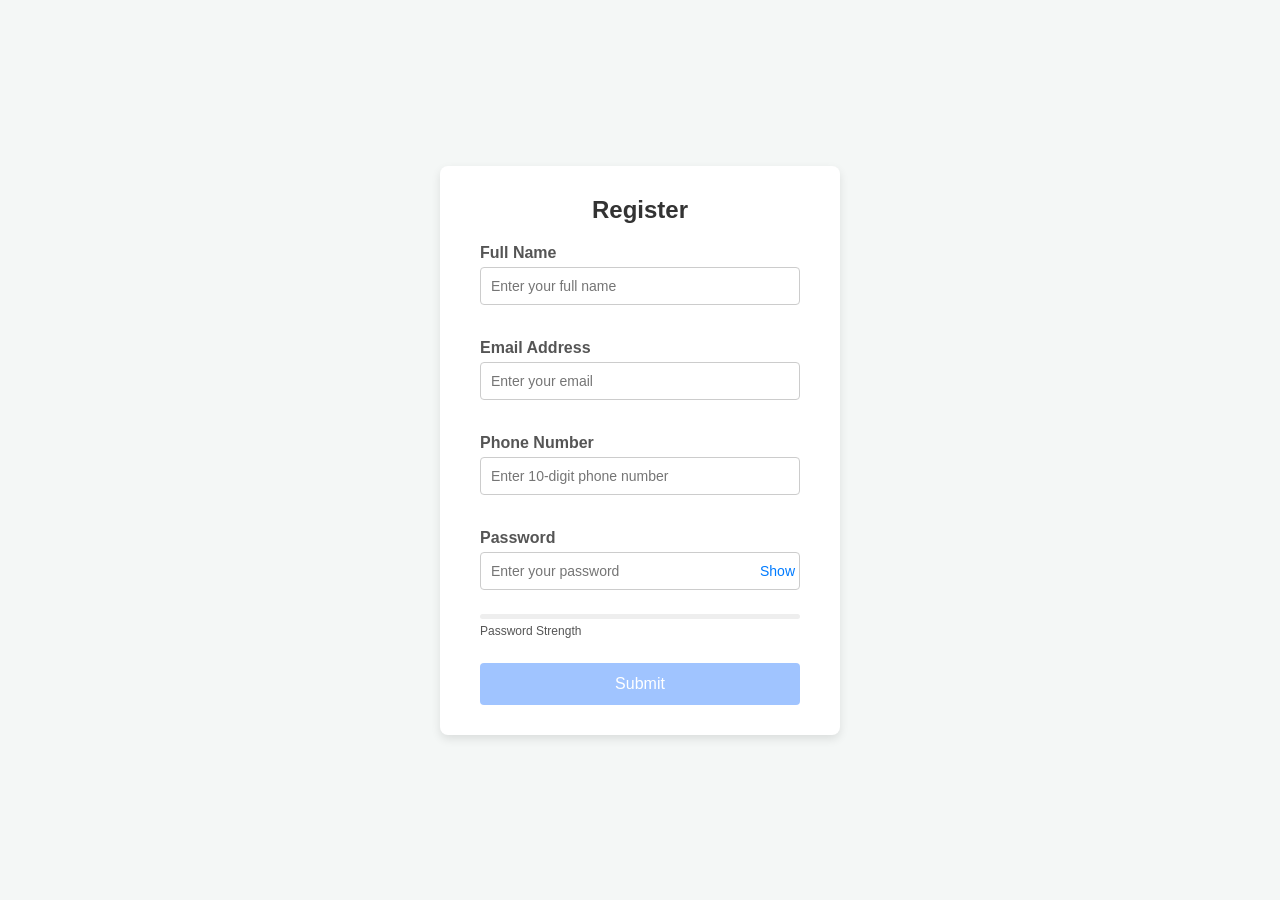
<file: assignment 4/index.html>
<!DOCTYPE html>
<html lang="en">

<head>
    <meta charset="UTF-8">
    <meta name="viewport" content="width=device-width, initial-scale=1.0">
    <title>Registration Form</title>
    <link rel="stylesheet" href="style.css">
</head>

<body>
    <div class="container">
        <h2>Register</h2>
        <form id="registrationForm">
            <!-- Name Field -->
            <div class="form-group">
                <label for="name">Full Name</label>
                <input type="text" id="name" placeholder="Enter your full name">
                <div id="nameError" class="error-message"></div>
            </div>

            <!-- Email Field -->
            <div class="form-group">
                <label for="email">Email Address</label>
                <input type="email" id="email" placeholder="Enter your email">
                <div id="emailError" class="error-message"></div>
            </div>

            <!-- Phone Field -->
            <div class="form-group">
                <label for="phone">Phone Number</label>
                <input type="text" id="phone" placeholder="Enter 10-digit phone number">
                <div id="phoneError" class="error-message"></div>
            </div>

            <!-- Password Field -->
            <div class="form-group">
                <label for="password">Password</label>
                <div class="password-container">
                    <input type="password" id="password" placeholder="Enter your password">
                    <button type="button" id="togglePassword">Show</button>
                </div>
                <div id="passwordError" class="error-message"></div>
                <div class="strength-meter">
                    <div id="strengthBar" class="strength-bar"></div>
                </div>
                <div id="strengthText" class="strength-text">Password Strength</div>
            </div>

            <button type="submit" id="submitBtn">Submit</button>
        </form>

        <div id="successMessage" class="success-message" style="display: none;">
            Registration successful! Data saved to LocalStorage.
        </div>
    </div>

    <script src="script.js"></script>
</body>

</html>
</file>
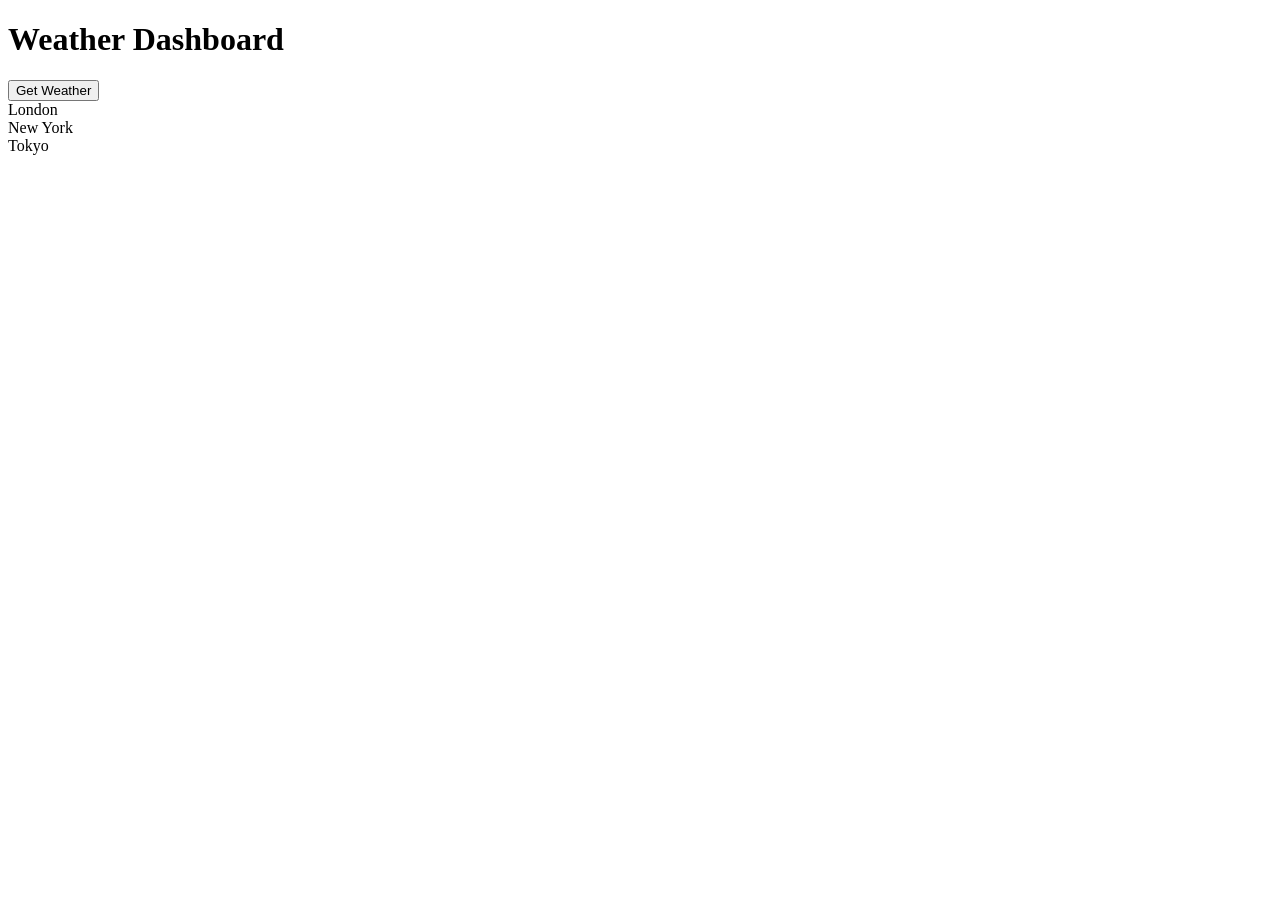
<file: assignment5/index.html>
<!doctype html>
<html lang="en">
  <head>
    <meta charset="UTF-8" />
    <title>Weather Dashboard</title>
    
  </head>

  <body>
    <h1>Weather Dashboard</h1>

    <button id="btn">Get Weather</button>

    <div class="container">
      <div class="card" id="london">London</div>
      <div class="card" id="newyork">New York</div>
      <div class="card" id="tokyo">Tokyo</div> 
    </div>
  </body>
  <script>
    const btn = document.getElementById("btn");

    btn.addEventListener("click", getWeather);

    function getWeather() {
      // London
      const london = fetch(
        "https://api.open-meteo.com/v1/forecast?latitude=51.51&longitude=-0.13&current_weather=true",
      );
      // New York
      const newYork = fetch(
        "https://api.open-meteo.com/v1/forecast?latitude=40.71&longitude=-74.01&current_weather=true",
      );
      // Tokyo
      const tokyo = fetch(
        "https://api.open-meteo.com/v1/forecast?latitude=35.69&longitude=139.69&current_weather=true",
      );

      Promise.all([london, newYork, tokyo]) 
        .then((responses) => {
          return Promise.all(responses.map((res) => res.json()));
        })
        .then((data) => {
          const [londonData, newYorkData, tokyoData] = data;

          document.getElementById("london").innerHTML =
            `London <br> 🌡 ${londonData.current_weather.temperature}°C`;

          document.getElementById("newyork").innerHTML = 
            `New York <br> 🌡 ${newYorkData.current_weather.temperature}°C`;

          document.getElementById("tokyo").innerHTML =
            `Tokyo <br> 🌡 ${tokyoData.current_weather.temperature}°C`;
        })
        .catch((err) => {
          console.log("Error:", err);
        }); 
       
    }
  </script>
</html>
</file>
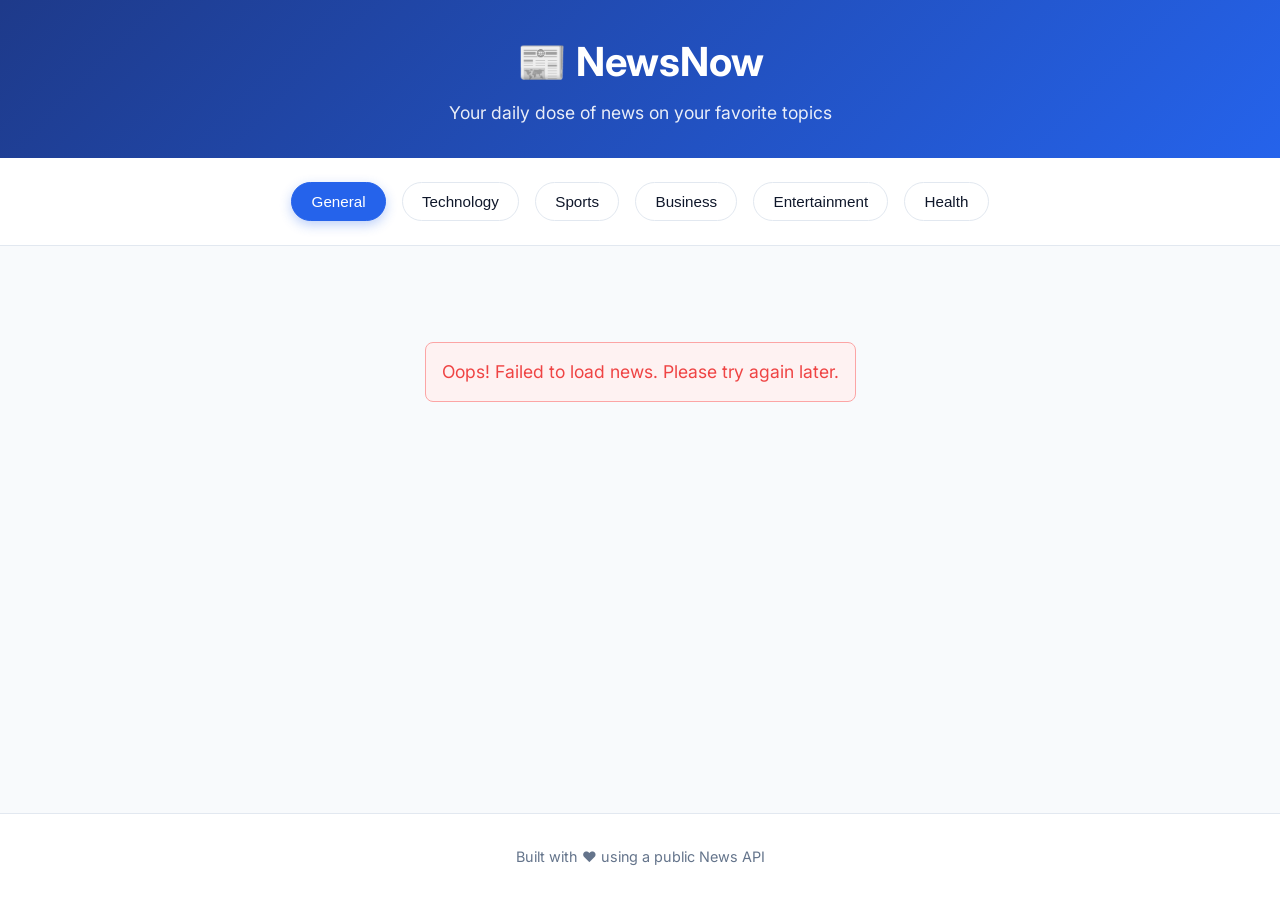
<file: assignment6/index.html>
<!DOCTYPE html>
<html lang="en">
<head>
    <meta charset="UTF-8">
    <meta name="viewport" content="width=device-width, initial-scale=1.0">
    <title>Dynamic News App</title>
    <link rel="stylesheet" href="style.css">
    <!-- Using Google Fonts for a modern UI -->
    <link href="https://fonts.googleapis.com/css2?family=Inter:wght@400;500;600;700&display=swap" rel="stylesheet">
</head>
<body>
    <header>
        <div class="header-container">
            <h1>📰 NewsNow</h1>
            <p>Your daily dose of news on your favorite topics</p>
        </div>
    </header>

    <nav class="categories">
        <!-- These buttons will be used to select topics -->
        <button class="topic-btn active" data-topic="general">General</button>
        <button class="topic-btn" data-topic="technology">Technology</button>
        <button class="topic-btn" data-topic="sports">Sports</button>
        <button class="topic-btn" data-topic="business">Business</button>
        <button class="topic-btn" data-topic="entertainment">Entertainment</button>
        <button class="topic-btn" data-topic="health">Health</button>
    </nav>

    <main>
        <!-- Loading Spinner -->
        <div id="loading" class="loading-state">
            <div class="spinner"></div>
            <p>Fetching the latest news...</p>
        </div>

        <!-- Error Message Container -->
        <div id="error-message" class="error-state hidden">
            <p>Oops! Failed to load news. Please try again later.</p>
        </div>

        <!-- News Cards Container -->
        <div id="news-container" class="news-grid">
            <!-- News cards will be injected here by JavaScript -->
        </div>
    </main>

    <footer>
        <p>Built with ❤️ using a public News API</p>
    </footer>

    <!-- Link the JavaScript file -->
    <script src="script.js"></script>
</body>
</html>
</file>
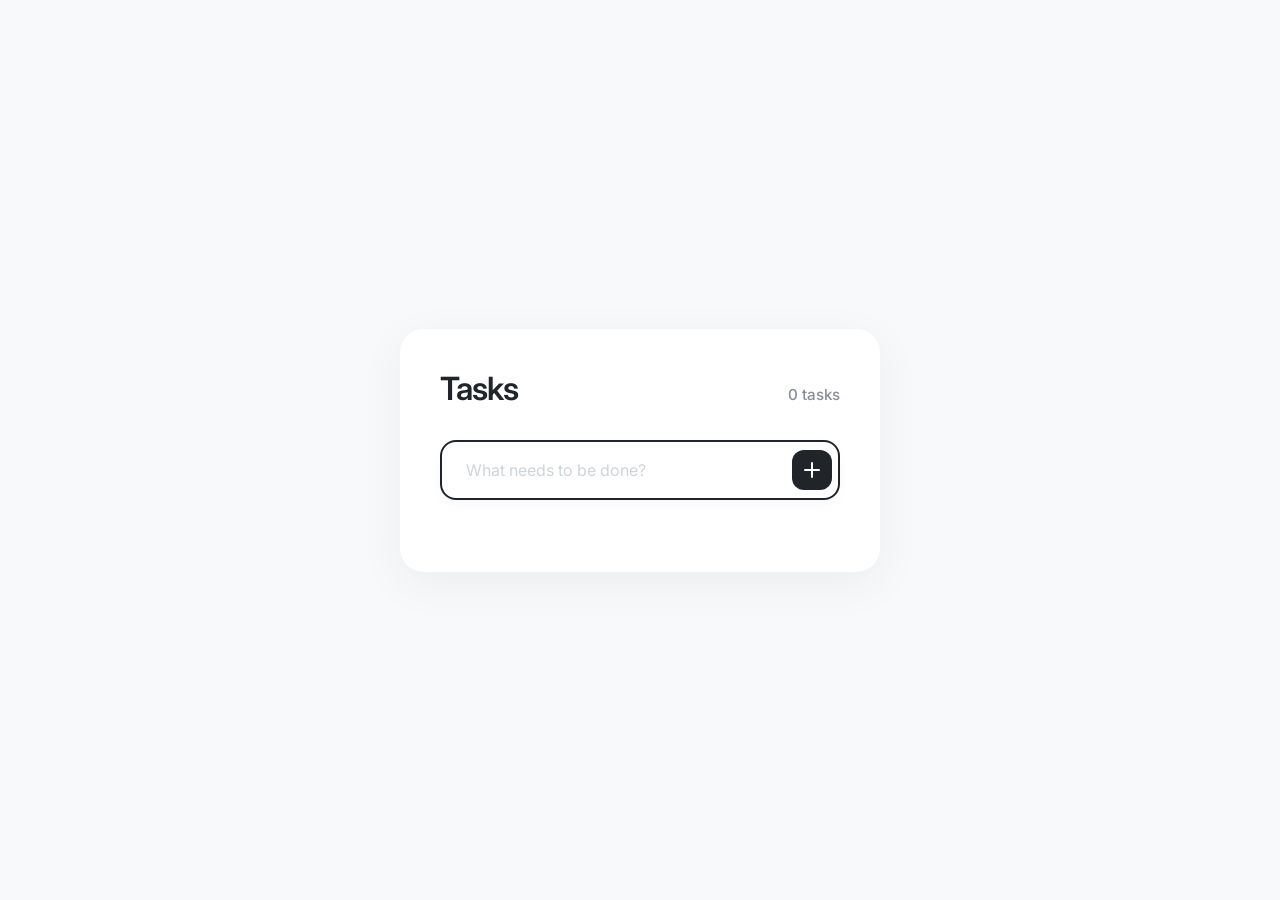
<file: todo-app/index.html>
<!DOCTYPE html>
<html lang="en">
<head>
    <meta charset="UTF-8">
    <meta name="viewport" content="width=device-width, initial-scale=1.0">
    <meta name="description" content="A simple, minimalist to-do application">
    <title>Minimal To-Do</title>
    <!-- Modern Typography: Inter -->
    <link rel="preconnect" href="https://fonts.googleapis.com">
    <link rel="preconnect" href="https://fonts.gstatic.com" crossorigin>
    <link href="https://fonts.googleapis.com/css2?family=Inter:wght@300;400;500;600&display=swap" rel="stylesheet">
    <link rel="stylesheet" href="style.css">
</head>
<body>
    <main class="app-container">
        <header>
            <h1>Tasks</h1>
            <p id="task-count">0 tasks</p>
        </header>

        <section class="input-section">
            <input type="text" id="task-input" placeholder="What needs to be done?" autocomplete="off" autofocus>
            <button id="add-btn" aria-label="Add task">
                <!-- Plus Icon -->
                <svg width="24" height="24" viewBox="0 0 24 24" fill="none" stroke="currentColor" stroke-width="2" stroke-linecap="round" stroke-linejoin="round">
                    <line x1="12" y1="5" x2="12" y2="19"></line>
                    <line x1="5" y1="12" x2="19" y2="12"></line>
                </svg>
            </button>
        </section>

        <ul id="task-list" class="task-list">
            <!-- Tasks will be injected here by JavaScript -->
        </ul>
    </main>
    <script src="script.js"></script>
</body>
</html>
</file>
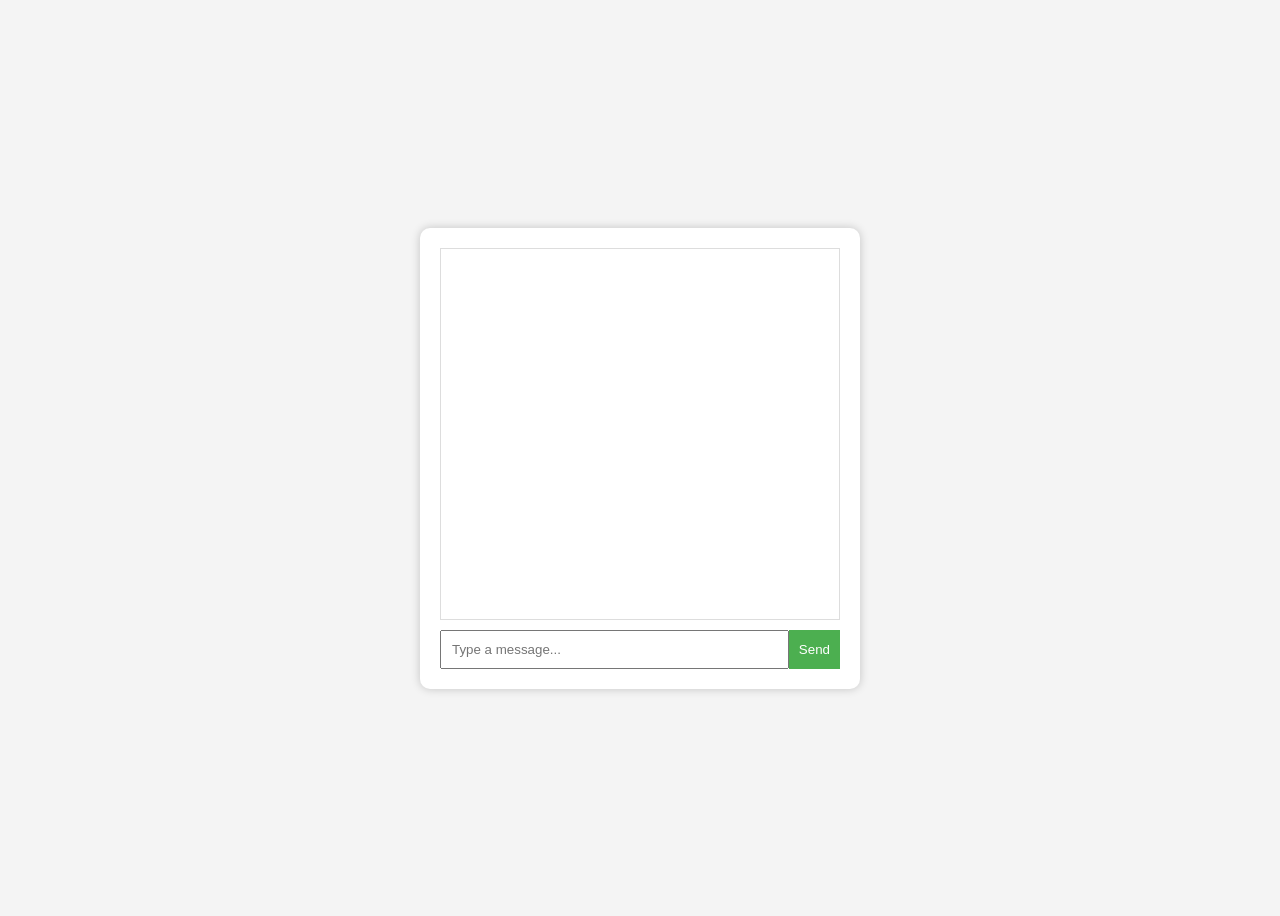
<file: assignment7/gemini.html>
<!DOCTYPE html>
<html lang="en">
<head>
    <meta charset="UTF-8">
    <meta name="viewport" content="width=device-width, initial-scale=1.0">
    <title>Gemini Chat</title>
    <link rel="stylesheet" href="gemini.css">
</head>
<body>
    <div class="chat-container">
        <div id="chat-box"></div>
        <div class="input-area">
            <input type="text" id="user-input" placeholder="Type a message...">
            <button onclick="sendMessage()">Send</button>
        </div>
    </div>

    <script src="gemini.js"></script>
</body>
</html>
</file>
<file: assignment 4/style.css>
/* General Reset & Layout */
* {
    box-sizing: border-box;
    margin: 0;
    padding: 0;
}

body {
    font-family: Arial, sans-serif;
    background-color: #f4f7f6;
    display: flex;
    justify-content: center;
    align-items: center;
    height: 100vh;
}

/* Form Container */
.container {
    background-color: #ffffff;
    padding: 30px 40px;
    border-radius: 8px;
    box-shadow: 0 4px 10px rgba(0, 0, 0, 0.1);
    width: 100%;
    max-width: 400px;
}

h2 {
    text-align: center;
    margin-bottom: 20px;
    color: #333;
}

.form-group {
    margin-bottom: 15px;
}

label {
    display: block;
    margin-bottom: 5px;
    font-weight: bold;
    color: #555;
}

input[type="text"],
input[type="email"],
input[type="password"] {
    width: 100%;
    padding: 10px;
    border: 1px solid #ccc;
    border-radius: 4px;
    font-size: 14px;
}

/* Valid and Invalid Outline Colors */
input.valid {
    border-color: #28a745;
}

input.invalid {
    border-color: #dc3545;
}

/* Password field with toggle button */
.password-container {
    display: flex;
    position: relative;
}

.password-container input {
    padding-right: 60px; /* Make room for the button */
}

#togglePassword {
    position: absolute;
    right: 5px;
    top: 50%;
    transform: translateY(-50%);
    background: none;
    border: none;
    color: #007bff;
    cursor: pointer;
    font-size: 14px;
}

#togglePassword:hover {
    text-decoration: underline;
}

/* Error Messages */
.error-message {
    color: #dc3545;
    font-size: 12px;
    margin-top: 5px;
    height: 14px; /* Fix height to stop layout shifting */
}

/* Submit Button */
#submitBtn {
    width: 100%;
    padding: 12px;
    background-color: #007bff;
    color: #fff;
    border: none;
    border-radius: 4px;
    font-size: 16px;
    cursor: pointer;
    margin-top: 10px;
}

#submitBtn:disabled {
    background-color: #a0c4ff;
    cursor: not-allowed;
}

#submitBtn:hover:not(:disabled) {
    background-color: #0056b3;
}

/* Password Strength Meter */
.strength-meter {
    height: 5px;
    background-color: #eee;
    border-radius: 3px;
    margin-top: 5px;
    overflow: hidden;
}

.strength-bar {
    height: 100%;
    width: 0%;
    transition: width 0.3s, background-color 0.3s;
}

.strength-text {
    font-size: 12px;
    margin-top: 5px;
    color: #555;
}

/* Success Message */
.success-message {
    margin-top: 15px;
    padding: 10px;
    background-color: #d4edda;
    color: #155724;
    border: 1px solid #c3e6cb;
    border-radius: 4px;
    text-align: center;
}
</file>
<file: assignment6/style.css>
/* Modern aesthetic styling */
:root {
    --primary-color: #2563eb;
    --primary-hover: #1d4ed8;
    --bg-color: #f8fafc;
    --text-main: #0f172a;
    --text-muted: #64748b;
    --card-bg: #ffffff;
    --border-color: #e2e8f0;
    --shadow: 0 4px 6px -1px rgb(0 0 0 / 0.1), 0 2px 4px -2px rgb(0 0 0 / 0.1);
    --shadow-hover: 0 10px 15px -3px rgb(0 0 0 / 0.1), 0 4px 6px -4px rgb(0 0 0 / 0.1);
    --radius: 12px;
}

* {
    margin: 0;
    padding: 0;
    box-sizing: border-box;
}

body {
    font-family: 'Inter', sans-serif;
    background-color: var(--bg-color);
    color: var(--text-main);
    line-height: 1.5;
    display: flex;
    flex-direction: column;
    min-height: 100vh;
}

/* Header */
header {
    background: linear-gradient(135deg, #1e3a8a, var(--primary-color));
    color: white;
    padding: 2rem 1rem;
    text-align: center;
    box-shadow: var(--shadow);
}

header h1 {
    font-size: 2.5rem;
    margin-bottom: 0.5rem;
    font-weight: 700;
}

header p {
    font-size: 1.1rem;
    opacity: 0.9;
}

/* Category Navigation */
.categories {
    display: flex;
    justify-content: center;
    gap: 1rem;
    padding: 1.5rem 1rem;
    flex-wrap: wrap;
    background-color: white;
    border-bottom: 1px solid var(--border-color);
    position: sticky;
    top: 0;
    z-index: 100;
}

.topic-btn {
    background-color: transparent;
    border: 1px solid var(--border-color);
    color: var(--text-main);
    padding: 0.6rem 1.2rem;
    border-radius: 99px;
    font-size: 0.95rem;
    font-weight: 500;
    cursor: pointer;
    transition: all 0.3s ease;
}

.topic-btn:hover {
    background-color: var(--bg-color);
    transform: translateY(-2px);
}

.topic-btn.active {
    background-color: var(--primary-color);
    color: white;
    border-color: var(--primary-color);
    box-shadow: 0 4px 12px rgba(37, 99, 235, 0.3);
}

/* Main Content */
main {
    flex: 1;
    max-width: 1200px;
    margin: 0 auto;
    padding: 2rem 1rem;
    width: 100%;
}

/* Grid Layout for News Cards */
.news-grid {
    display: grid;
    grid-template-columns: repeat(auto-fill, minmax(300px, 1fr));
    gap: 2rem;
}

/* News Card Design */
.news-card {
    background-color: var(--card-bg);
    border-radius: var(--radius);
    overflow: hidden;
    box-shadow: var(--shadow);
    transition: transform 0.3s ease, box-shadow 0.3s ease;
    display: flex;
    flex-direction: column;
    border: 1px solid var(--border-color);
}

.news-card:hover {
    transform: translateY(-5px);
    box-shadow: var(--shadow-hover);
}

.news-img {
    width: 100%;
    height: 180px;
    object-fit: cover;
    background-color: var(--border-color); /* Fallback space */
}

.news-content {
    padding: 1.5rem;
    display: flex;
    flex-direction: column;
    flex: 1;
}

.news-title {
    font-size: 1.1rem;
    font-weight: 700;
    margin-bottom: 0.75rem;
    color: var(--text-main);
    display: -webkit-box;
    -webkit-line-clamp: 2; /* Truncate after 2 lines */
    -webkit-box-orient: vertical;
    overflow: hidden;
}

.news-desc {
    font-size: 0.95rem;
    color: var(--text-muted);
    margin-bottom: 1.5rem;
    flex: 1;
    display: -webkit-box;
    -webkit-line-clamp: 3; /* Truncate after 3 lines */
    -webkit-box-orient: vertical;
    overflow: hidden;
}

.read-more {
    display: inline-block;
    background-color: var(--primary-color);
    color: white;
    text-decoration: none;
    padding: 0.6rem 1rem;
    border-radius: 6px;
    font-size: 0.9rem;
    font-weight: 600;
    text-align: center;
    transition: background-color 0.2s;
    margin-top: auto;
}

.read-more:hover {
    background-color: var(--primary-hover);
}

/* Loading State */
.loading-state, .error-state {
    text-align: center;
    padding: 4rem 1rem;
    grid-column: 1 / -1; /* Span across all grid columns */
}

.spinner {
    width: 40px;
    height: 40px;
    border: 4px solid var(--border-color);
    border-top: 4px solid var(--primary-color);
    border-radius: 50%;
    margin: 0 auto 1rem auto;
    animation: spin 1s linear infinite;
}

@keyframes spin {
    0% { transform: rotate(0deg); }
    100% { transform: rotate(360deg); }
}

.hidden {
    display: none !important;
}

.error-state p {
    color: #ef4444;
    font-size: 1.1rem;
    background-color: #fef2f2;
    padding: 1rem;
    border-radius: 8px;
    border: 1px solid #fca5a5;
    display: inline-block;
}

/* Footer */
footer {
    text-align: center;
    padding: 2rem 1rem;
    color: var(--text-muted);
    font-size: 0.9rem;
    background-color: var(--card-bg);
    border-top: 1px solid var(--border-color);
    margin-top: 2rem;
}
</file>
<file: todo-app/style.css>
:root {
    --bg-color: #f8f9fa;
    --card-bg: #ffffff;
    --text-main: #212529;
    --text-muted: #868e96;
    --border-color: #e9ecef;
    --primary-color: #212529;
    --hover-bg: #f8f9fa;
    --transition-speed: 0.2s;
}

* {
    box-sizing: border-box;
    margin: 0;
    padding: 0;
}

body {
    font-family: 'Inter', -apple-system, BlinkMacSystemFont, "Segoe UI", Roboto, sans-serif;
    background-color: var(--bg-color);
    color: var(--text-main);
    display: flex;
    justify-content: center;
    align-items: center;
    min-height: 100vh;
    padding: 24px;
    -webkit-font-smoothing: antialiased;
}

.app-container {
    background: var(--card-bg);
    width: 100%;
    max-width: 480px;
    border-radius: 24px;
    padding: 40px;
    box-shadow: 0 12px 48px rgba(0, 0, 0, 0.05);
}

header {
    display: flex;
    justify-content: space-between;
    align-items: baseline;
    margin-bottom: 32px;
}

h1 {
    font-size: 2rem;
    font-weight: 600;
    letter-spacing: -1px;
}

#task-count {
    color: var(--text-muted);
    font-size: 0.95rem;
    font-weight: 500;
}

.input-section {
    position: relative;
    margin-bottom: 32px;
}

#task-input {
    width: 100%;
    padding: 18px 56px 18px 24px;
    font-size: 1rem;
    font-family: inherit;
    border: 2px solid var(--border-color);
    border-radius: 16px;
    outline: none;
    transition: all var(--transition-speed) ease;
    background: transparent;
    color: var(--text-main);
}

#task-input::placeholder {
    color: #ced4da;
    font-weight: 400;
}

#task-input:focus {
    border-color: var(--primary-color);
    box-shadow: 0 4px 12px rgba(0,0,0,0.03);
}

#add-btn {
    position: absolute;
    right: 8px;
    top: 50%;
    transform: translateY(-50%);
    background: var(--primary-color);
    color: white;
    border: none;
    border-radius: 12px;
    width: 40px;
    height: 40px;
    display: flex;
    justify-content: center;
    align-items: center;
    cursor: pointer;
    transition: transform var(--transition-speed) cubic-bezier(0.175, 0.885, 0.32, 1.275), opacity var(--transition-speed) ease;
}

#add-btn:hover {
    opacity: 0.9;
    transform: translateY(-50%) scale(1.05);
}

#add-btn:active {
    transform: translateY(-50%) scale(0.95);
}

.task-list {
    list-style: none;
}

.task-item {
    display: flex;
    align-items: center;
    padding: 16px 12px;
    border-bottom: 1px solid var(--border-color);
    transition: background-color var(--transition-speed) ease, opacity var(--transition-speed) ease, transform 0.3s ease;
    border-radius: 12px;
    animation: slideIn 0.3s cubic-bezier(0.175, 0.885, 0.32, 1.275) forwards;
}

.task-item:hover {
    background-color: var(--hover-bg);
}

.task-item:last-child {
    border-bottom: none;
}

.checkbox-wrapper {
    position: relative;
    width: 24px;
    height: 24px;
    margin-right: 18px;
    flex-shrink: 0;
}

.checkbox-wrapper input[type="checkbox"] {
    opacity: 0;
    width: 0;
    height: 0;
}

.checkmark {
    position: absolute;
    top: 0;
    left: 0;
    height: 24px;
    width: 24px;
    background-color: transparent;
    border: 2px solid #dee2e6;
    border-radius: 50%;
    cursor: pointer;
    transition: all var(--transition-speed) ease;
}

.task-item:hover .checkmark {
    border-color: #adb5bd;
}

.checkbox-wrapper input:checked ~ .checkmark {
    background-color: var(--primary-color);
    border-color: var(--primary-color);
}

.checkmark:after {
    content: "";
    position: absolute;
    display: none;
}

.checkbox-wrapper input:checked ~ .checkmark:after {
    display: block;
}

.checkbox-wrapper .checkmark:after {
    left: 8px;
    top: 4px;
    width: 4px;
    height: 10px;
    border: solid white;
    border-width: 0 2px 2px 0;
    transform: rotate(45deg);
}

.task-text {
    flex-grow: 1;
    font-size: 1.05rem;
    font-weight: 400;
    color: var(--text-main);
    transition: color var(--transition-speed) ease, text-decoration var(--transition-speed) ease;
    word-break: break-word;
}

.task-item.completed .task-text {
    color: var(--text-muted);
    text-decoration: line-through;
}

.delete-btn {
    background: transparent;
    border: none;
    color: #e9ecef;
    cursor: pointer;
    padding: 8px;
    border-radius: 8px;
    display: flex;
    align-items: center;
    justify-content: center;
    transition: color var(--transition-speed) ease, background-color var(--transition-speed) ease;
}

.task-item:hover .delete-btn {
    color: #ced4da;
}

.delete-btn:hover {
    color: #ff6b6b !important;
    background-color: rgba(255, 107, 107, 0.1);
}

@keyframes slideIn {
    from {
        opacity: 0;
        transform: translateY(15px);
    }
    to {
        opacity: 1;
        transform: translateY(0);
    }
}
</file>
<file: assignment7/gemini.css>
body{
font-family: Arial;
background:#f4f4f4;
display:flex;
justify-content:center;
align-items:center;
height:100vh;
}

.chat-container{
width:400px;
background:white;
border-radius:10px;
box-shadow:0 0 10px rgba(0,0,0,0.2);
padding:20px;
}

#chat-box{
height:350px;
overflow-y:auto;
border:1px solid #ddd;
padding:10px;
margin-bottom:10px;
}

.user{
text-align:right;
color:blue;
margin:5px;
}

.bot{
text-align:left;
color:green;
margin:5px;
}

.input-area{
display:flex;
}

input{
flex:1;
padding:10px;
}

button{
padding:10px;
background:#4CAF50;
color:white;
border:none;
cursor:pointer;
}
</file>
